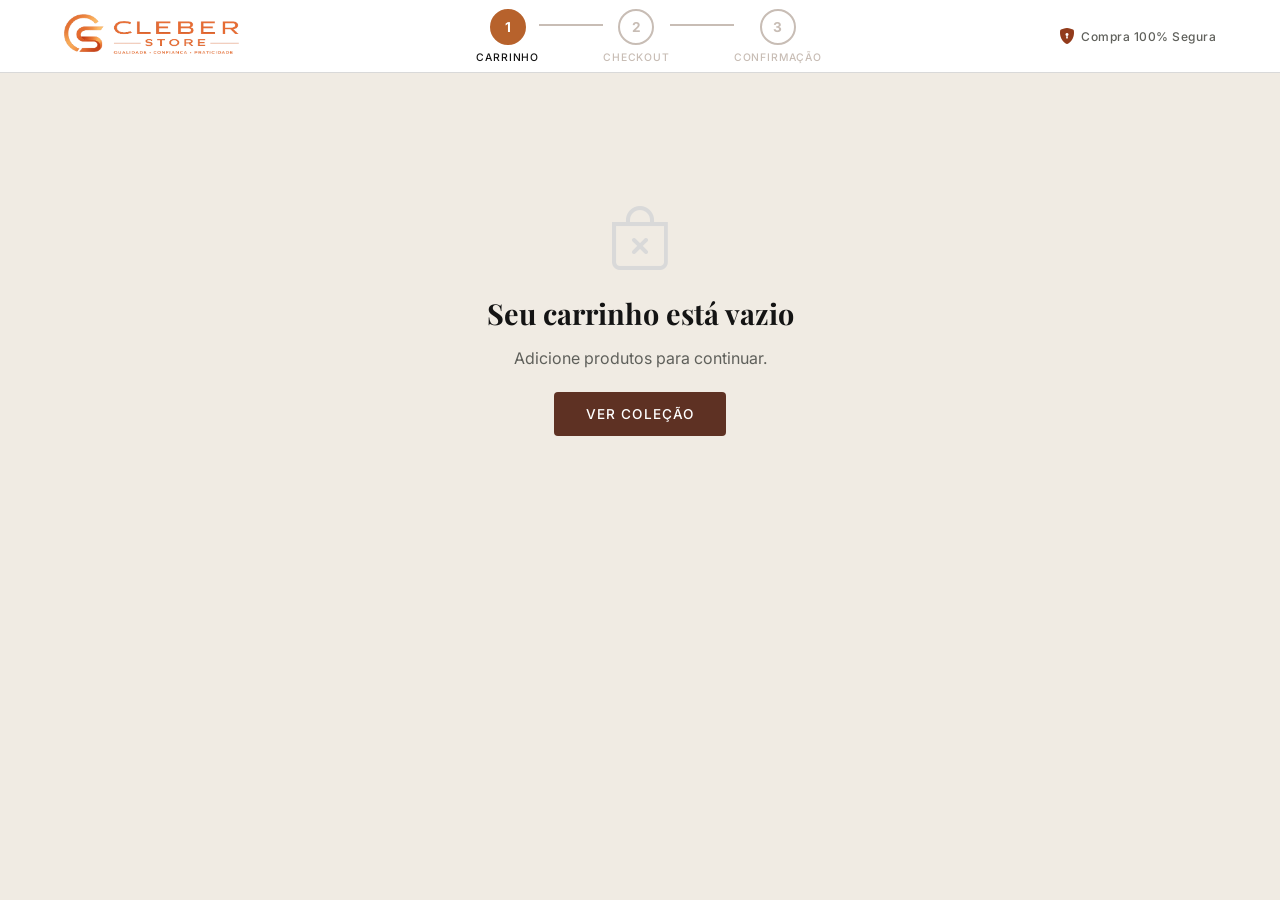
<file: pages/carrinho.html>
<!DOCTYPE html>
<html lang="pt-BR">

<head>
    <meta charset="UTF-8">
    <meta name="viewport" content="width=device-width, initial-scale=1.0">
    <title>Carrinho — Cleber Store</title>
    <link rel="stylesheet" href="/styles/global.css">
    <link rel="stylesheet" href="/styles/carrinho.css">
    <link rel="stylesheet" href="https://cdn.jsdelivr.net/npm/bootstrap-icons@1.11.3/font/bootstrap-icons.min.css">
    <link rel="icon" href="/assets/logo-sem-fundo.png">
    <script src="/scripts/carrinho.js" defer></script>
</head>

<body>
    <header class="store-header">
        <div class="store-header-inner">
            <a href="/index.html" class="header-logo">
                <img src="/assets/logo-crop.png" alt="Cleber Store">
            </a>

            <div class="step-indicator">
                <div class="step step--active">
                    <div class="step-circle">1</div>
                    <span class="step-label">Carrinho</span>
                </div>
                <div class="step-line"></div>
                <div class="step">
                    <div class="step-circle">2</div>
                    <span class="step-label">Checkout</span>
                </div>
                <div class="step-line"></div>
                <div class="step">
                    <div class="step-circle">3</div>
                    <span class="step-label">Confirmação</span>
                </div>
            </div>

            <div class="secure-badge">
                <i class="bi bi-shield-lock-fill"></i>
                <span>Compra 100% Segura</span>
            </div>
        </div>
    </header>

    <main>
        <div id="cart-empty" class="cart-empty">
            <i class="bi bi-bag-x"></i>
            <h2>Seu carrinho está vazio</h2>
            <p>Adicione produtos para continuar.</p>
            <a href="/pages/produto.html" class="btn-primary">Ver coleção</a>
        </div>

        <div id="cart-content" class="cart-layout" style="display:none">
            <div class="cart-main">
                <div class="cart-header">
                    <h1>Meu Carrinho</h1>
                    <a href="/pages/produto.html" class="link-continuar">
                        <i class="bi bi-arrow-left"></i> Continuar comprando
                    </a>
                </div>

                <div class="cart-items-header">
                    <span>Produto</span>
                    <span></span>
                    <span>Quantidade</span>
                    <span>Total</span>
                    <span></span>
                </div>

                <div id="cart-items-container"></div>
            </div>

            <aside class="cart-summary-panel">
                <h2 class="summary-title">Resumo do pedido</h2>

                <div class="summary-row">
                    <span>Subtotal (<span id="summary-qty">0</span> iten(s))</span>
                    <span id="summary-subtotal">R$&nbsp;0,00</span>
                </div>
                <div class="summary-row">
                    <span>Frete</span>
                    <span class="gratis">Grátis</span>
                </div>
                <div class="summary-divider"></div>
                <div class="summary-total-row">
                    <span>TOTAL</span>
                    <span id="summary-total" class="summary-total-value">R$&nbsp;0,00</span>
                </div>

                <a href="/pages/checkout.html" class="btn-checkout-cta">
                    Continuar para Checkout
                    <i class="bi bi-arrow-right"></i>
                </a>

                <div class="summary-secure">
                    <i class="bi bi-shield-check"></i>
                    <span>Compra 100% segura e criptografada</span>
                </div>
            </aside>
        </div>
    </main>
</body>

</html>
</file>
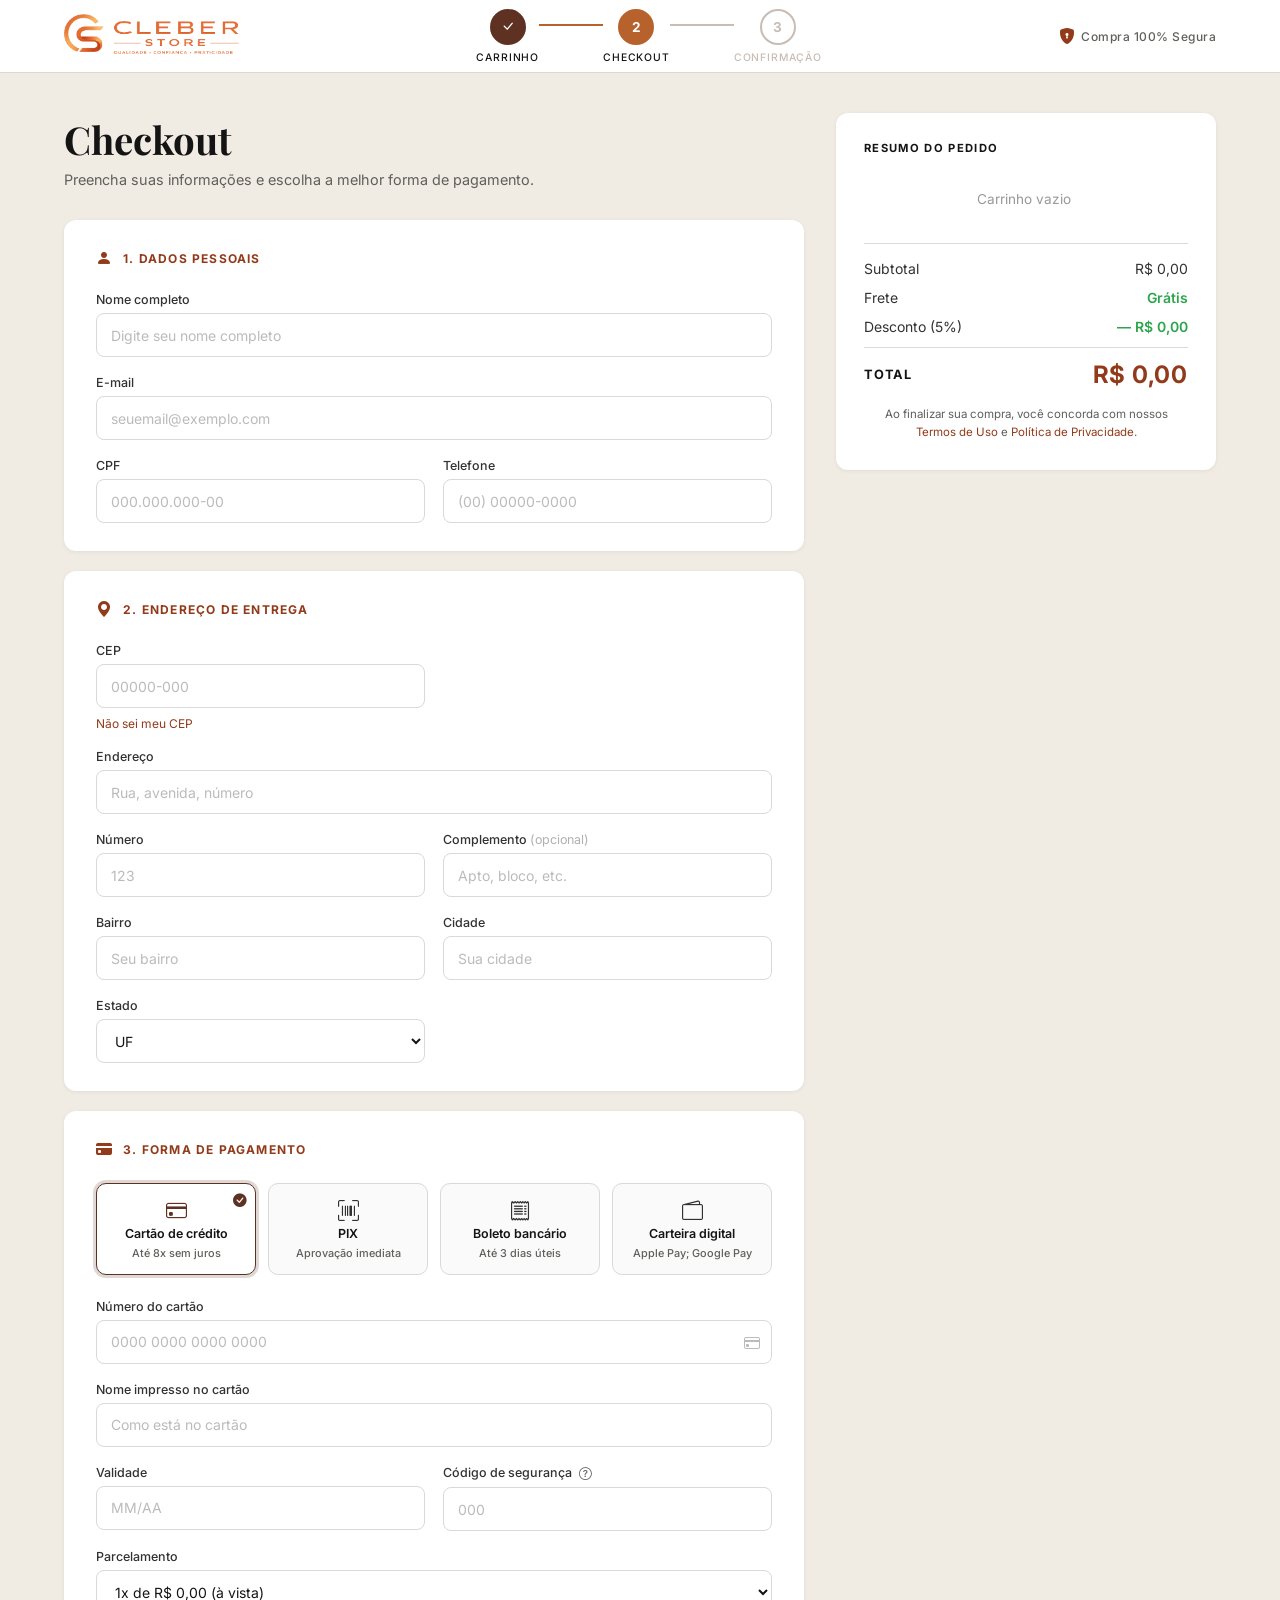
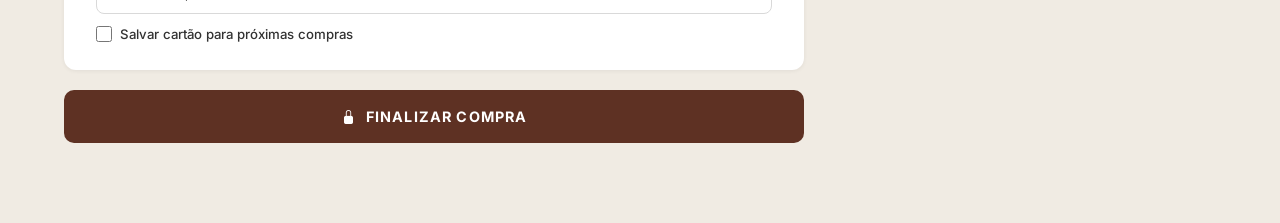
<file: pages/checkout.html>
<!DOCTYPE html>
<html lang="pt-BR">

<head>
    <meta charset="UTF-8">
    <meta name="viewport" content="width=device-width, initial-scale=1.0">
    <title>Checkout — Cleber Store</title>
    <link rel="stylesheet" href="/styles/global.css">
    <link rel="stylesheet" href="/styles/checkout.css">
    <link rel="stylesheet" href="https://cdn.jsdelivr.net/npm/bootstrap-icons@1.11.3/font/bootstrap-icons.min.css">
    <link rel="icon" href="/assets/logo-sem-fundo.png">
    <script src="/scripts/carrinho.js" defer></script>
    <script src="/scripts/checkout.js" defer></script>
</head>

<body>
    <header class="store-header">
        <div class="store-header-inner">
            <a href="/index.html" class="header-logo">
                <img src="/assets/logo-crop.png" alt="Cleber Store">
            </a>

            <div class="step-indicator">
                <div class="step step--done">
                    <div class="step-circle"><i class="bi bi-check-lg"></i></div>
                    <span class="step-label">Carrinho</span>
                </div>
                <div class="step-line step-line--done"></div>
                <div class="step step--active">
                    <div class="step-circle">2</div>
                    <span class="step-label">Checkout</span>
                </div>
                <div class="step-line"></div>
                <div class="step">
                    <div class="step-circle">3</div>
                    <span class="step-label">Confirmação</span>
                </div>
            </div>

            <div class="secure-badge">
                <i class="bi bi-shield-lock-fill"></i>
                <span>Compra 100% Segura</span>
            </div>
        </div>
    </header>

    <main>
        <div class="checkout-layout">

            <!-- ── Coluna esquerda: formulário ── -->
            <div class="checkout-form-col">
                <div class="checkout-heading">
                    <h1>Checkout</h1>
                    <p>Preencha suas informações e escolha a melhor forma de pagamento.</p>
                </div>

                <form id="checkout-form" novalidate>

                    <!-- SEÇÃO 1: Dados Pessoais -->
                    <section class="form-section">
                        <h2 class="section-title">
                            <i class="bi bi-person-fill"></i>
                            <span>1. Dados Pessoais</span>
                        </h2>
                        <div class="form-grid">
                            <div class="form-group col-2">
                                <label for="nome">Nome completo</label>
                                <input type="text" id="nome" name="nome" placeholder="Digite seu nome completo"
                                    required>
                            </div>
                            <div class="form-group col-2">
                                <label for="email">E-mail</label>
                                <input type="email" id="email" name="email" placeholder="seuemail@exemplo.com" required>
                            </div>
                            <div class="form-group">
                                <label for="cpf">CPF</label>
                                <input type="text" id="cpf" name="cpf" placeholder="000.000.000-00" maxlength="14"
                                    required>
                            </div>
                            <div class="form-group">
                                <label for="telefone">Telefone</label>
                                <input type="text" id="telefone" name="telefone" placeholder="(00) 00000-0000"
                                    maxlength="15" required>
                            </div>
                        </div>
                    </section>

                    <!-- SEÇÃO 2: Endereço -->
                    <section class="form-section">
                        <h2 class="section-title">
                            <i class="bi bi-geo-alt-fill"></i>
                            <span>2. Endereço de Entrega</span>
                        </h2>
                        <div class="form-grid">
                            <div class="form-group cep-group">
                                <label for="cep">CEP</label>
                                <div class="cep-input-wrap">
                                    <input type="text" id="cep" name="cep" placeholder="00000-000" maxlength="9"
                                        required>
                                    <span id="cep-spinner" class="cep-spinner" hidden>
                                        <i class="bi bi-arrow-repeat spin"></i>
                                    </span>
                                </div>
                                <a href="https://buscacepinter.correios.com.br/app/endereco/index.php" target="_blank"
                                    rel="noopener" class="link-nao-sei-cep">Não sei meu CEP</a>
                            </div>
                            <div class="form-group col-2">
                                <label for="endereco">Endereço</label>
                                <input type="text" id="endereco" name="endereco" placeholder="Rua, avenida, número"
                                    required>
                            </div>
                            <div class="form-group">
                                <label for="numero">Número</label>
                                <input type="text" id="numero" name="numero" placeholder="123" required>
                            </div>
                            <div class="form-group">
                                <label for="complemento">Complemento <span class="opt">(opcional)</span></label>
                                <input type="text" id="complemento" name="complemento" placeholder="Apto, bloco, etc.">
                            </div>
                            <div class="form-group">
                                <label for="bairro">Bairro</label>
                                <input type="text" id="bairro" name="bairro" placeholder="Seu bairro" required>
                            </div>
                            <div class="form-group">
                                <label for="cidade">Cidade</label>
                                <input type="text" id="cidade" name="cidade" placeholder="Sua cidade" required>
                            </div>
                            <div class="form-group">
                                <label for="estado">Estado</label>
                                <select id="estado" name="estado" required>
                                    <option value="">UF</option>
                                    <option>AC</option>
                                    <option>AL</option>
                                    <option>AM</option>
                                    <option>AP</option>
                                    <option>BA</option>
                                    <option>CE</option>
                                    <option>DF</option>
                                    <option>ES</option>
                                    <option>GO</option>
                                    <option>MA</option>
                                    <option>MG</option>
                                    <option>MS</option>
                                    <option>MT</option>
                                    <option>PA</option>
                                    <option>PB</option>
                                    <option>PE</option>
                                    <option>PI</option>
                                    <option>PR</option>
                                    <option>RJ</option>
                                    <option>RN</option>
                                    <option>RO</option>
                                    <option>RR</option>
                                    <option>RS</option>
                                    <option>SC</option>
                                    <option>SE</option>
                                    <option>SP</option>
                                    <option>TO</option>
                                </select>
                            </div>
                        </div>
                    </section>

                    <!-- SEÇÃO 3: Forma de Pagamento -->
                    <section class="form-section">
                        <h2 class="section-title">
                            <i class="bi bi-credit-card-fill"></i>
                            <span>3. Forma de Pagamento</span>
                        </h2>

                        <div class="payment-methods" role="radiogroup" aria-label="Forma de pagamento">
                            <label class="payment-method active" data-method="cartao">
                                <input type="radio" name="metodo" value="cartao" checked hidden>
                                <i class="bi bi-credit-card"></i>
                                <span class="pm-title">Cartão de crédito</span>
                                <span class="pm-sub">Até 8x sem juros</span>
                                <i class="bi bi-check-circle-fill pm-check"></i>
                            </label>
                            <label class="payment-method" data-method="pix">
                                <input type="radio" name="metodo" value="pix" hidden>
                                <i class="bi bi-upc-scan"></i>
                                <span class="pm-title">PIX</span>
                                <span class="pm-sub">Aprovação imediata</span>
                                <i class="bi bi-check-circle-fill pm-check"></i>
                            </label>
                            <label class="payment-method" data-method="boleto">
                                <input type="radio" name="metodo" value="boleto" hidden>
                                <i class="bi bi-receipt"></i>
                                <span class="pm-title">Boleto bancário</span>
                                <span class="pm-sub">Até 3 dias úteis</span>
                                <i class="bi bi-check-circle-fill pm-check"></i>
                            </label>
                            <label class="payment-method" data-method="carteira">
                                <input type="radio" name="metodo" value="carteira" hidden>
                                <i class="bi bi-wallet2"></i>
                                <span class="pm-title">Carteira digital</span>
                                <span class="pm-sub">Apple Pay; Google Pay</span>
                                <i class="bi bi-check-circle-fill pm-check"></i>
                            </label>
                        </div>

                        <!-- Formulário cartão -->
                        <div id="form-cartao" class="payment-form">
                            <div class="form-grid">
                                <div class="form-group col-2">
                                    <label for="num-cartao">Número do cartão</label>
                                    <div class="input-icon-right">
                                        <input type="text" id="num-cartao" name="numCartao"
                                            placeholder="0000 0000 0000 0000" maxlength="19">
                                        <i class="bi bi-credit-card"></i>
                                    </div>
                                </div>
                                <div class="form-group col-2">
                                    <label for="nome-cartao">Nome impresso no cartão</label>
                                    <input type="text" id="nome-cartao" name="nomeCartao"
                                        placeholder="Como está no cartão">
                                </div>
                                <div class="form-group">
                                    <label for="validade">Validade</label>
                                    <input type="text" id="validade" name="validade" placeholder="MM/AA" maxlength="5">
                                </div>
                                <div class="form-group">
                                    <label for="cvv">
                                        Código de segurança
                                        <button type="button" class="cvv-help" aria-label="O que é CVV?">
                                            <i class="bi bi-question-circle"></i>
                                        </button>
                                    </label>
                                    <input type="text" id="cvv" name="cvv" placeholder="000" maxlength="4">
                                </div>
                                <div class="form-group col-2">
                                    <label for="parcelamento">Parcelamento</label>
                                    <select id="parcelamento" name="parcelamento"></select>
                                </div>
                            </div>
                            <label class="checkbox-label">
                                <input type="checkbox" id="salvar-cartao" name="salvarCartao">
                                <span>Salvar cartão para próximas compras</span>
                            </label>
                        </div>

                        <!-- PIX -->
                        <div id="form-pix" class="payment-form" hidden>
                            <div class="pix-info">
                                <i class="bi bi-upc-scan pix-icon"></i>
                                <p>Após clicar em <strong>Finalizar Compra</strong>, o QR Code PIX será gerado e você
                                    terá 30 minutos para efetuar o pagamento.</p>
                            </div>
                        </div>

                        <!-- Boleto -->
                        <div id="form-boleto" class="payment-form" hidden>
                            <div class="pix-info">
                                <i class="bi bi-receipt pix-icon"></i>
                                <p>O boleto será gerado após a confirmação. O prazo de compensação é de <strong>até 3
                                        dias úteis</strong>. O pedido só será processado após o pagamento.</p>
                            </div>
                        </div>

                        <!-- Carteira digital -->
                        <div id="form-carteira" class="payment-form" hidden>
                            <div class="pix-info">
                                <i class="bi bi-wallet2 pix-icon"></i>
                                <p>Você será redirecionado para o app da carteira escolhida para confirmar o pagamento.
                                    Disponível para <strong>Apple Pay</strong> e <strong>Google Pay</strong>.</p>
                            </div>
                        </div>
                    </section>

                    <div id="form-error" class="form-error" hidden></div>

                    <button type="submit" class="btn-finalizar" id="btn-finalizar">
                        <i class="bi bi-lock-fill"></i>
                        <span id="btn-finalizar-txt">Finalizar Compra</span>
                        <span id="btn-finalizar-loading" hidden><i class="bi bi-arrow-repeat spin"></i></span>
                    </button>
                </form>
            </div>

            <!-- ── Coluna direita: resumo ── -->
            <aside class="checkout-summary">
                <h2 class="summary-title">Resumo do Pedido</h2>
                <div id="checkout-items" class="checkout-items-list"></div>

                <div class="summary-rows">
                    <div class="summary-row">
                        <span>Subtotal</span>
                        <span id="chk-subtotal">R$&nbsp;0,00</span>
                    </div>
                    <div class="summary-row">
                        <span>Frete</span>
                        <span class="gratis">Grátis</span>
                    </div>
                    <div class="summary-row discount">
                        <span>Desconto (5%)</span>
                        <span id="chk-desconto" class="discount-val">— R$&nbsp;0,00</span>
                    </div>
                    <div class="summary-divider"></div>
                    <div class="summary-total-row">
                        <span>TOTAL</span>
                        <span id="chk-total" class="summary-total-value">R$&nbsp;0,00</span>
                    </div>
                </div>

                <div class="summary-terms">
                    Ao finalizar sua compra, você concorda com nossos
                    <a href="#">Termos de Uso</a> e <a href="#">Política de Privacidade</a>.
                </div>
            </aside>
        </div>
    </main>
</body>

</html>
</file>
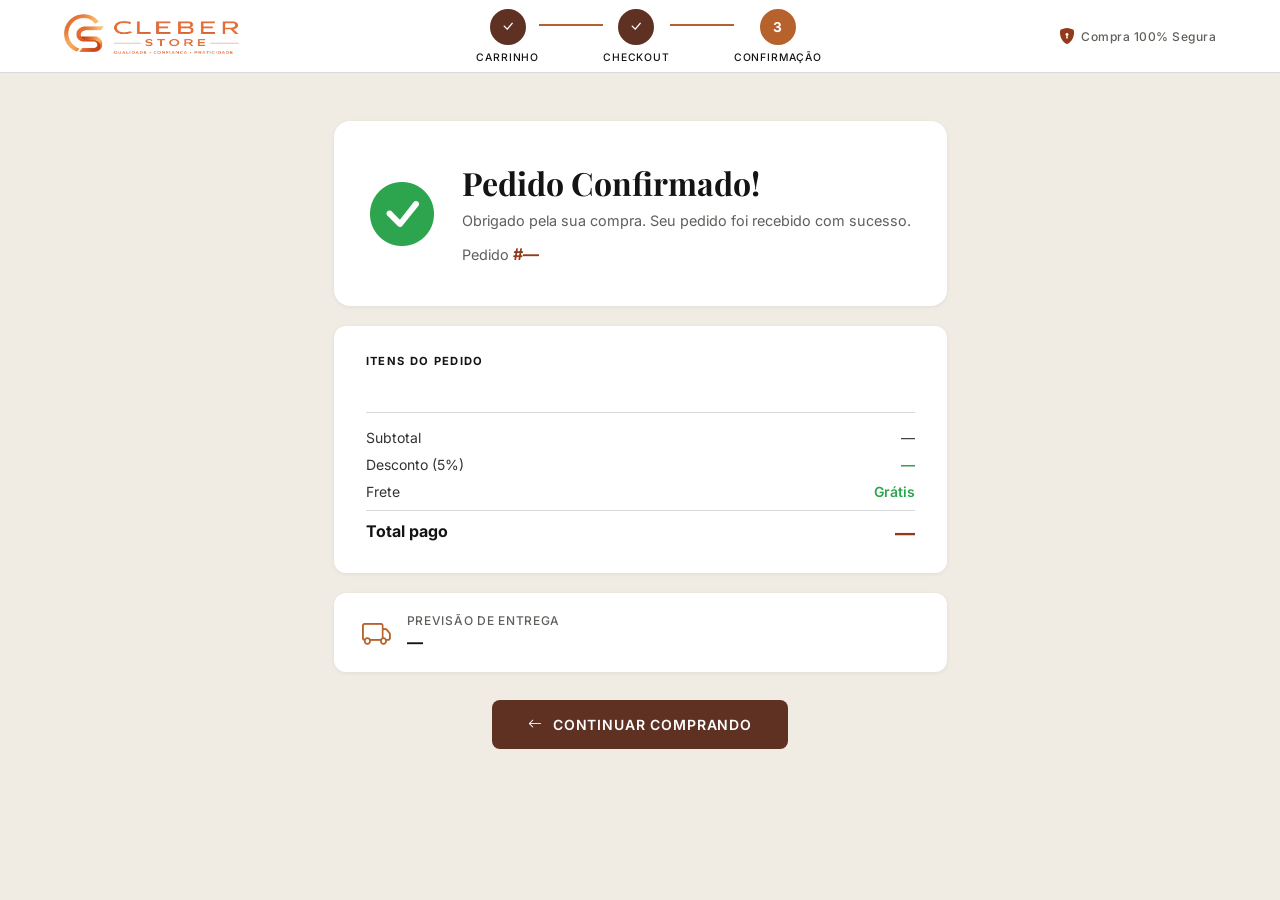
<file: pages/confirmacao.html>
<!DOCTYPE html>
<html lang="pt-BR">

<head>
    <meta charset="UTF-8">
    <meta name="viewport" content="width=device-width, initial-scale=1.0">
    <title>Pedido Confirmado — Cleber Store</title>
    <link rel="stylesheet" href="/styles/global.css">
    <link rel="stylesheet" href="/styles/confirmacao.css">
    <link rel="stylesheet" href="https://cdn.jsdelivr.net/npm/bootstrap-icons@1.11.3/font/bootstrap-icons.min.css">
    <link rel="icon" href="/assets/logo-sem-fundo.png">
    <script src="/scripts/carrinho.js" defer></script>
    <script src="/scripts/confirmacao.js" defer></script>
</head>

<body>
    <header class="store-header">
        <div class="store-header-inner">
            <a href="/index.html" class="header-logo">
                <img src="/assets/logo-crop.png" alt="Cleber Store">
            </a>

            <div class="step-indicator">
                <div class="step step--done">
                    <div class="step-circle"><i class="bi bi-check-lg"></i></div>
                    <span class="step-label">Carrinho</span>
                </div>
                <div class="step-line step-line--done"></div>
                <div class="step step--done">
                    <div class="step-circle"><i class="bi bi-check-lg"></i></div>
                    <span class="step-label">Checkout</span>
                </div>
                <div class="step-line step-line--done"></div>
                <div class="step step--active">
                    <div class="step-circle">3</div>
                    <span class="step-label">Confirmação</span>
                </div>
            </div>

            <div class="secure-badge">
                <i class="bi bi-shield-lock-fill"></i>
                <span>Compra 100% Segura</span>
            </div>
        </div>
    </header>

    <main>
        <div class="confirmacao-container">

            <div class="success-banner">
                <div class="success-icon">
                    <i class="bi bi-check-circle-fill"></i>
                </div>
                <div class="success-text">
                    <h1>Pedido Confirmado!</h1>
                    <p>Obrigado pela sua compra. Seu pedido foi recebido com sucesso.</p>
                    <p class="order-number">Pedido <strong>#<span id="order-number">—</span></strong></p>
                </div>
            </div>

            <div class="order-card">
                <h2 class="card-title">Itens do Pedido</h2>
                <div id="confirmacao-items"></div>

                <div class="order-totals">
                    <div class="total-row">
                        <span>Subtotal</span>
                        <span id="conf-subtotal">—</span>
                    </div>
                    <div class="total-row">
                        <span>Desconto (5%)</span>
                        <span id="conf-desconto" class="desconto-val">—</span>
                    </div>
                    <div class="total-row">
                        <span>Frete</span>
                        <span class="gratis">Grátis</span>
                    </div>
                    <div class="total-divider"></div>
                    <div class="total-row total-final">
                        <span>Total pago</span>
                        <span id="conf-total">—</span>
                    </div>
                </div>
            </div>

            <div class="delivery-card">
                <i class="bi bi-truck"></i>
                <div>
                    <p class="delivery-label">Previsão de entrega</p>
                    <p class="delivery-date" id="delivery-date">—</p>
                </div>
            </div>

            <div class="client-info" id="client-info"></div>

            <div class="confirmacao-actions">
                <a href="/pages/produto.html" class="btn-continuar">
                    <i class="bi bi-arrow-left"></i>
                    Continuar Comprando
                </a>
            </div>
        </div>
    </main>
</body>

</html>
</file>
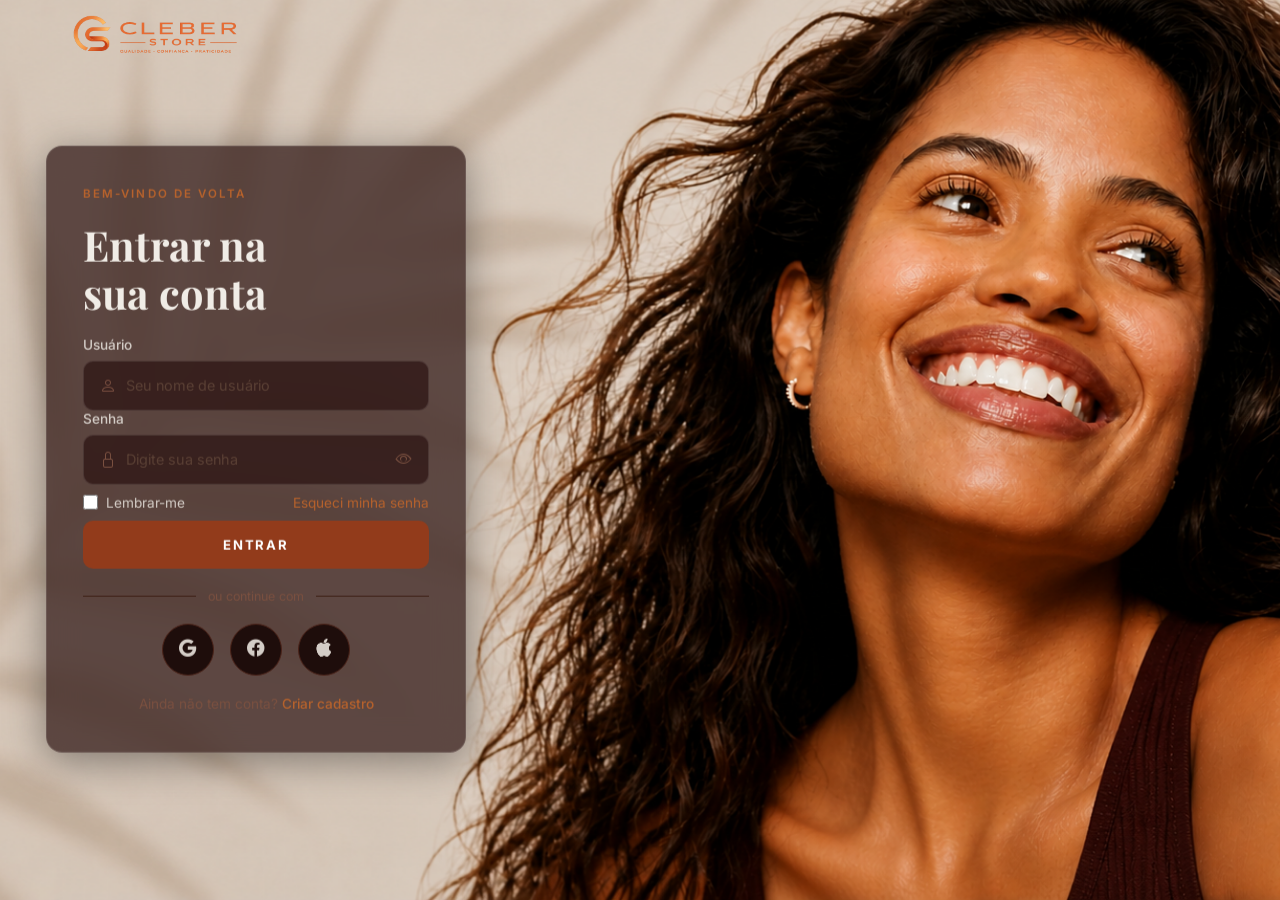
<file: pages/login.html>
<!DOCTYPE html>
<html lang="pt-BR">

<head>
    <meta charset="UTF-8">
    <meta name="viewport" content="width=device-width, initial-scale=1.0">
    <title>Login - Cleber Store</title>
    <link rel="stylesheet" href="/styles/global.css">
    <link rel="stylesheet" href="/styles/login.css">
    <link rel="stylesheet" href="https://cdn.jsdelivr.net/npm/bootstrap-icons@1.11.3/font/bootstrap-icons.min.css">
    <link rel="icon" href="/assets/logo-sem-fundo.png">
    <script src="https://accounts.google.com/gsi/client" async></script>
    <script src="/scripts/login.js" defer></script>
</head>

<body>
    <div class="container-login">
        <div class="img-fundo">
            <a href="../index.html">
                <img src="/assets/fundo.png" alt="Modelo Cleber Store" class="right-image">
            </a>
        </div>
        <div class="painel">
            <div class="logo">
                <img src="/assets/logo-horizontal.png" alt="Cleber Store logo">
            </div>

            <div class="login-card">
                <p class="welcome-label">BEM-VINDO DE VOLTA</p>
                <h1 class="login-title">Entrar na<br>sua conta</h1>

                <form id="login-form" novalidate>
                    <div class="form-group">
                        <label for="username">Usuário</label>
                        <div class="input-username">
                            <i class="bi bi-person"></i>
                            <input type="username" id="username" name="username" placeholder="Seu nome de usuário" required>
                        </div>
                    </div>

                    <div class="form-group">
                        <label for="senha">Senha</label>
                        <div class="input-senha">
                            <i class="bi bi-lock"></i>
                            <input type="password" id="senha" name="senha" placeholder="Digite sua senha"
                                autocomplete="current-password" required>
                            <button type="button" class="toggle-senha" aria-label="Mostrar senha">
                                <i class="bi bi-eye" id="eye-icon"></i>
                            </button>
                        </div>
                    </div>

                    <div class="form-options">
                        <label class="lembrar">
                            <input type="checkbox" id="lembrar">
                            <span>Lembrar-me</span>
                        </label>
                        <a href="#" class="esqueci">Esqueci minha senha</a>
                    </div>

                    <div id="mensagem-erro" class="mensagem-erro" hidden></div>

                    <button type="submit" class="btn-entrar">
                        <span id="btn-texto">ENTRAR</span>
                        <span id="btn-loading" hidden><i class="bi bi-arrow-repeat spin"></i></span>
                    </button>
                </form>

                <div class="divider">
                    <hr><span>ou continue com</span>
                    <hr>
                </div>

                <div class="social-buttons">
                    <button class="social-btn" id="btn-google" aria-label="Entrar com Google">
                        <i class="bi bi-google"></i>
                    </button>
                    <button class="social-btn" aria-label="Facebook">
                        <i class="bi bi-facebook"></i>
                    </button>
                    <button class="social-btn" aria-label="Apple">
                        <i class="bi bi-apple"></i>
                    </button>
                </div>

                <p class="cadastro">
                    Ainda não tem conta? <a href="#">Criar cadastro</a>
                </p>
            </div>
        </div>
    </div>
</body>

</html>
</file>
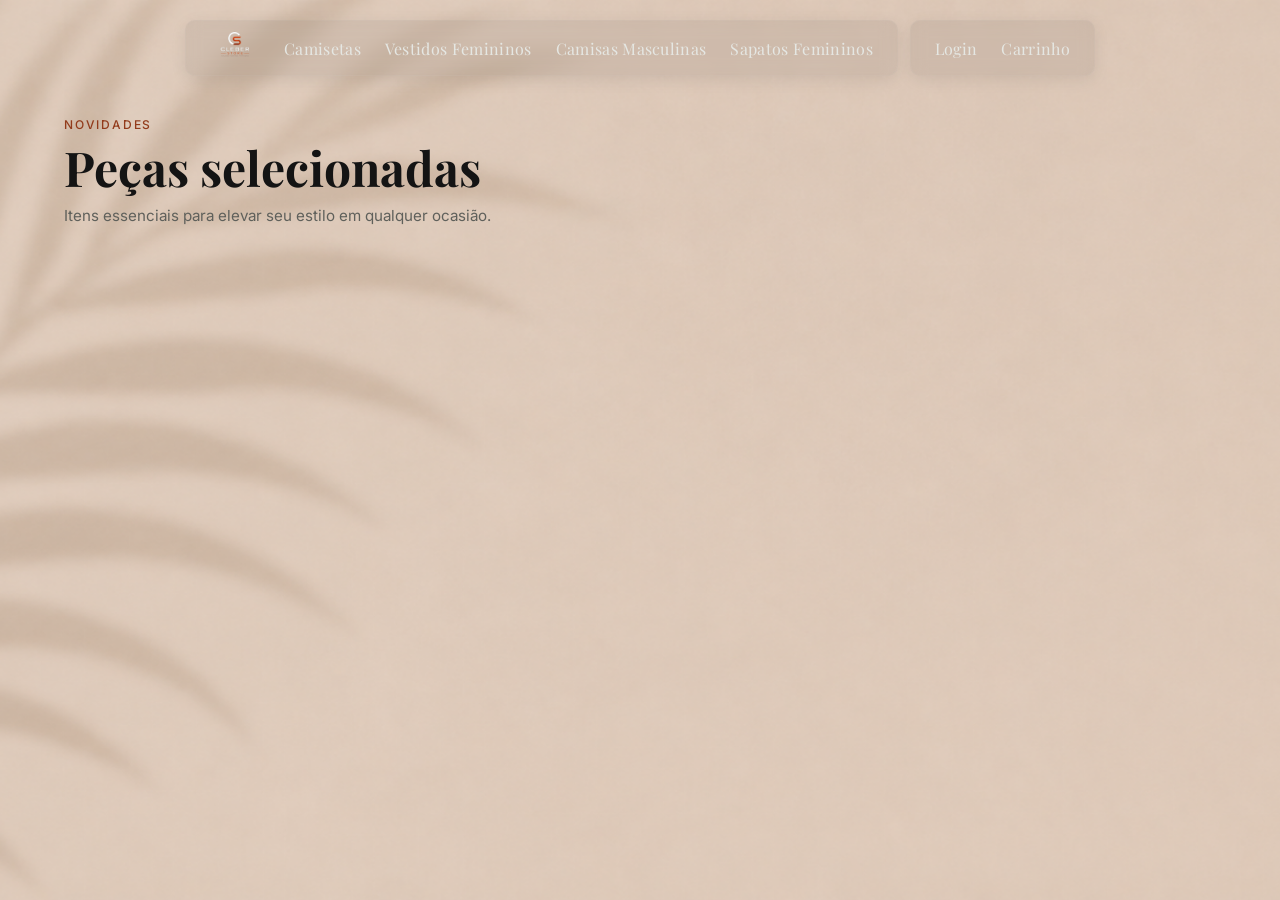
<file: pages/produto.html>
<!DOCTYPE html>
<html lang="pt-BR">

<head>
    <meta charset="UTF-8">
    <meta name="viewport" content="width=device-width, initial-scale=1.0">
    <title>Produto</title>
    <link rel="stylesheet" href="/styles/global.css">
    <link rel="stylesheet" href="/styles/produto.css">
    <link rel="stylesheet" href="https://cdn.jsdelivr.net/npm/bootstrap-icons@1.11.3/font/bootstrap-icons.min.css">
    <link rel="icon" href="/assets/logo-sem-fundo.png">
    <script src="/scripts/carrinho.js" defer></script>
    <script src="/scripts/produto.js" defer></script>
</head>

<body>
    <header>
        <section>
            <div class="nav">
                <nav class="nav-categorias">
                    <ol id="lista-categorias">
                        <a href="../index.html">
                            <img src="/assets/logo-sem-fundo.png" alt="logo">
                        </a>
                    </ol>
                </nav>
                <nav class="nav-info">
                    <ul>
                        <li><a href="/pages/login.html" id="login">Login</a></li>
                        <li><a href="/pages/carrinho.html" id="carrinho" style="position:relative">Carrinho<span
                                    class="cart-badge">0</span></a></li>
                    </ul>
                </nav>
            </div>
        </section>
    </header>
    <main>
        <div class="imagem-fundo">
            <img src="/assets/fundo2.png" alt="Fundo Cleber Store">
        </div>
        <section class="produtos-section">
            <div class="produtos-header">
                <div class="produtos-titulo">
                    <span class="novidades-label">NOVIDADES</span>
                    <h1>Peças selecionadas</h1>
                    <p>Itens essenciais para elevar seu estilo em qualquer ocasião.</p>
                </div>
            </div>
            <div class="produtos-grid" id="produtos-grid"></div>
        </section>
        <section class="features-bar">
            <div class="feature">
                <i class="bi bi-truck"></i>
                <div>
                    <strong>ENVIO RÁPIDO</strong>
                    <p>Para todo o Brasil</p>
                </div>
            </div>
            <div class="feature">
                <i class="bi bi-patch-check"></i>
                <div>
                    <strong>QUALIDADE PREMIUM</strong>
                    <p>Peças selecionadas com cuidado</p>
                </div>
            </div>
            <div class="feature">
                <i class="bi bi-arrow-repeat"></i>
                <div>
                    <strong>TROCAS FÁCEIS</strong>
                    <p>Até 7 dias após o recebimento</p>
                </div>
            </div>
            <div class="feature">
                <i class="bi bi-lock"></i>
                <div>
                    <strong>COMPRA SEGURA</strong>
                    <p>Seus dados sempre protegidos</p>
                </div>
            </div>
        </section>
    </main>
    <footer>

    </footer>
</body>

</html>
</file>
<file: styles/global.css>
@import url('https://fonts.googleapis.com/css2?family=Playfair+Display:wght@500;600;700&family=Inter:wght@300;400;500&display=swap');

:root {
    --cor-primaria: #20100e;
    --cor-secundaria: #5E3123;
    --cor-secundaria-op: #5E312330;
    --cor-ternaria: #923B1B;
    --cor-quaternaria: #B7622C;
    --cor-quinquinaria: #323232;
    --cor-sextenaria: #5f605b;
    --cor-fundo: #261010;
    --cor-texto: #141414;
    --cor-subtexto: #e5e7e3;
    --cor-borda: #d9d9d9;
    --cor-borda-op: #d9d9d910;
    --cor-shadow: #00000010;
    --cor-background-card: #e8e2da;
}

/* Reset básico */
* {
    box-sizing: border-box;
    margin: 0;
    padding: 0;
}

body {
    font-family: 'Playfair Display', serif;
    background-color: var(--cor-primaria);
    display: flex;
    flex-direction: column;
    overflow-x: hidden;
    position: relative;
}

.cart-badge {
    display: none;
    align-items: center;
    justify-content: center;
    position: absolute;
    top: -8px;
    right: -10px;
    background: var(--cor-ternaria);
    color: #fff;
    font-family: 'Inter', sans-serif;
    font-size: 0.65rem;
    font-weight: 700;
    min-width: 18px;
    height: 18px;
    border-radius: 50px;
    padding: 0 4px;
    line-height: 1;
    pointer-events: none;
}

.step-indicator {
    display: flex;
    align-items: center;
    gap: 0;
}

.step {
    display: flex;
    flex-direction: column;
    align-items: center;
    gap: 6px;
}

.step-circle {
    width: 36px;
    height: 36px;
    border-radius: 50%;
    display: flex;
    align-items: center;
    justify-content: center;
    font-family: 'Inter', sans-serif;
    font-size: 0.85rem;
    font-weight: 700;
    border: 2px solid #c8bdb5;
    color: #c8bdb5;
    background: transparent;
    transition: background 0.2s, color 0.2s, border-color 0.2s;
}

.step--active .step-circle {
    background: var(--cor-quaternaria);
    border-color: var(--cor-quaternaria);
    color: #fff;
}

.step--done .step-circle {
    background: var(--cor-secundaria);
    border-color: var(--cor-secundaria);
    color: #fff;
}

.step-label {
    font-family: 'Inter', sans-serif;
    font-size: 0.65rem;
    font-weight: 500;
    letter-spacing: 0.08em;
    color: #c8bdb5;
    text-transform: uppercase;
    white-space: nowrap;
}

.step--active .step-label,
.step--done .step-label {
    color: var(--cor-texto);
}

.step-line {
    width: 64px;
    height: 2px;
    background: #c8bdb5;
    margin-bottom: 22px;
    flex-shrink: 0;
}

.step-line--done {
    background: var(--cor-quaternaria);
}
@media (max-width: 767px) {
    .step-line {
        width: 24px;
    }

    .step-circle {
        width: 28px;
        height: 28px;
        font-size: 0.72rem;
    }

    .step-label {
        display: none;
    }

    .secure-badge span {
        display: none;
    }
}
</file>
<file: styles/carrinho.css>
body {
    background-color: #f0ebe3;
    min-height: 100vh;
}

.store-header {
    background-color: #fff;
    border-bottom: 1px solid var(--cor-borda);
    position: sticky;
    top: 0;
    z-index: 200;
}

.store-header-inner {
    max-width: 1200px;
    margin: 0 auto;
    padding: 0 24px;
    height: 72px;
    display: flex;
    align-items: center;
    justify-content: space-between;
    gap: 16px;
}

.header-logo img {
    height: 40px;
    width: auto;
    object-fit: contain;
}

.secure-badge {
    display: flex;
    align-items: center;
    gap: 6px;
    font-family: 'Inter', sans-serif;
    font-size: 0.75rem;
    font-weight: 500;
    color: var(--cor-sextenaria);
    letter-spacing: 0.04em;
}

.secure-badge i {
    font-size: 1rem;
    color: var(--cor-ternaria);
}

main {
    max-width: 1200px;
    margin: 0 auto;
    padding: 40px 24px 80px;
}

.cart-empty {
    display: flex;
    flex-direction: column;
    align-items: center;
    justify-content: center;
    gap: 16px;
    padding: 80px 24px;
    text-align: center;
}

.cart-empty i {
    font-size: 4rem;
    color: var(--cor-borda);
}

.cart-empty h2 {
    font-family: 'Playfair Display', serif;
    font-size: 1.8rem;
    color: var(--cor-texto);
}

.cart-empty p {
    font-family: 'Inter', sans-serif;
    color: var(--cor-sextenaria);
}

.btn-primary {
    display: inline-block;
    margin-top: 8px;
    padding: 14px 32px;
    background: var(--cor-secundaria);
    color: #fff;
    font-family: 'Inter', sans-serif;
    font-size: 0.85rem;
    font-weight: 500;
    letter-spacing: 0.08em;
    text-transform: uppercase;
    text-decoration: none;
    border-radius: 4px;
    transition: background 0.2s;
}

.btn-primary:hover {
    background: var(--cor-ternaria);
}

.cart-layout {
    display: grid;
    grid-template-columns: 1fr 340px;
    gap: 32px;
    align-items: start;
}

.cart-main {
    background: #fff;
    border-radius: 12px;
    padding: 32px;
    box-shadow: 0 1px 4px var(--cor-shadow);
}

.cart-header {
    display: flex;
    align-items: baseline;
    justify-content: space-between;
    margin-bottom: 28px;
}

.cart-header h1 {
    font-family: 'Playfair Display', serif;
    font-size: 1.8rem;
    font-weight: 700;
    color: var(--cor-texto);
}

.link-continuar {
    font-family: 'Inter', sans-serif;
    font-size: 0.825rem;
    color: var(--cor-sextenaria);
    text-decoration: none;
    display: flex;
    align-items: center;
    gap: 6px;
    transition: color 0.2s;
}

.link-continuar:hover {
    color: var(--cor-ternaria);
}

.cart-items-header {
    display: grid;
    grid-template-columns: 80px 1fr 140px 100px 44px;
    gap: 16px;
    padding: 0 0 12px;
    border-bottom: 1px solid var(--cor-borda);
    margin-bottom: 8px;
    font-family: 'Inter', sans-serif;
    font-size: 0.7rem;
    font-weight: 600;
    text-transform: uppercase;
    letter-spacing: 0.08em;
    color: var(--cor-sextenaria);
}

.cart-item {
    display: grid;
    grid-template-columns: 80px 1fr 140px 100px 44px;
    gap: 16px;
    align-items: center;
    padding: 16px 0;
    border-bottom: 1px solid #f0ebe3;
}

.cart-item:last-child {
    border-bottom: none;
}

.cart-item-img {
    width: 80px;
    height: 80px;
    object-fit: cover;
    border-radius: 8px;
    background-color: var(--cor-background-card);
}

.cart-item-info {
    display: flex;
    flex-direction: column;
    gap: 4px;
}

.cart-item-title {
    font-family: 'Playfair Display', serif;
    font-size: 0.95rem;
    font-weight: 500;
    color: var(--cor-texto);
    line-height: 1.35;
}

.cart-item-unit-price {
    font-family: 'Inter', sans-serif;
    font-size: 0.8rem;
    color: var(--cor-sextenaria);
}

.cart-item-unit-price span {
    font-size: 0.7rem;
}

.cart-item-qty {
    display: flex;
    align-items: center;
    gap: 0;
    border: 1.5px solid var(--cor-borda);
    border-radius: 8px;
    overflow: hidden;
    width: fit-content;
}

.qty-btn {
    background: none;
    border: none;
    width: 36px;
    height: 36px;
    font-size: 1.1rem;
    cursor: pointer;
    color: var(--cor-texto);
    display: flex;
    align-items: center;
    justify-content: center;
    transition: background 0.15s;
}

.qty-btn:hover {
    background: var(--cor-background-card);
}

.qty-value {
    font-family: 'Inter', sans-serif;
    font-size: 0.875rem;
    font-weight: 500;
    min-width: 32px;
    text-align: center;
    color: var(--cor-texto);
}

.cart-item-subtotal {
    font-family: 'Inter', sans-serif;
    font-size: 0.95rem;
    font-weight: 600;
    color: var(--cor-texto);
    white-space: nowrap;
}

.cart-item-remove {
    background: none;
    border: none;
    cursor: pointer;
    color: #bbb;
    font-size: 1.05rem;
    display: flex;
    align-items: center;
    justify-content: center;
    padding: 6px;
    border-radius: 6px;
    transition: color 0.2s, background 0.2s;
}

.cart-item-remove:hover {
    color: #e03a3a;
    background: #fdecea;
}

.cart-summary-panel {
    background: #fff;
    border-radius: 12px;
    padding: 28px;
    box-shadow: 0 1px 4px var(--cor-shadow);
    position: sticky;
    top: 88px;
    display: flex;
    flex-direction: column;
    gap: 14px;
}

.summary-title {
    font-family: 'Inter', sans-serif;
    font-size: 0.7rem;
    font-weight: 700;
    letter-spacing: 0.12em;
    text-transform: uppercase;
    color: var(--cor-texto);
    margin-bottom: 4px;
}

.summary-row {
    display: flex;
    justify-content: space-between;
    align-items: center;
    font-family: 'Inter', sans-serif;
    font-size: 0.875rem;
    color: var(--cor-quinquinaria);
}

.gratis {
    color: #2da44e;
    font-weight: 600;
}

.summary-divider {
    height: 1px;
    background: var(--cor-borda);
    margin: 4px 0;
}

.summary-total-row {
    display: flex;
    justify-content: space-between;
    align-items: center;
    font-family: 'Inter', sans-serif;
    font-size: 0.8rem;
    font-weight: 700;
    letter-spacing: 0.06em;
    color: var(--cor-texto);
}

.summary-total-value {
    font-size: 1.3rem;
    color: var(--cor-ternaria);
}

.btn-checkout-cta {
    display: flex;
    align-items: center;
    justify-content: center;
    gap: 8px;
    padding: 16px;
    background: var(--cor-secundaria);
    color: #fff;
    font-family: 'Inter', sans-serif;
    font-size: 0.85rem;
    font-weight: 600;
    letter-spacing: 0.06em;
    text-transform: uppercase;
    text-decoration: none;
    border-radius: 8px;
    margin-top: 4px;
    transition: background 0.2s;
}

.btn-checkout-cta:hover {
    background: var(--cor-ternaria);
}

.summary-secure {
    display: flex;
    align-items: center;
    justify-content: center;
    gap: 6px;
    font-family: 'Inter', sans-serif;
    font-size: 0.72rem;
    color: var(--cor-sextenaria);
}

.summary-secure i {
    color: #2da44e;
}

@media (max-width: 767px) {
    .store-header-inner {
        padding: 0 12px;
        height: 60px;
    }

    main {
        padding: 16px 12px 60px;
    }

    .cart-layout {
        grid-template-columns: 1fr;
    }

    .cart-main {
        padding: 16px;
    }

    .cart-header {
        flex-direction: column;
        gap: 8px;
        align-items: flex-start;
        margin-bottom: 16px;
    }

    .cart-header h1 {
        font-size: 1.5rem;
    }

    .cart-items-header {
        display: none;
    }

    .cart-item {
        display: grid;
        grid-template-columns: 72px 1fr 36px;
        grid-template-rows: auto auto;
        gap: 6px 12px;
        align-items: start;
        padding: 14px 0;
    }

    .cart-item-img {
        width: 72px;
        height: 72px;
        grid-row: 1 / 3;
    }

    .cart-item-info {
        grid-column: 2;
        grid-row: 1;
    }

    .cart-item-qty {
        grid-column: 2;
        grid-row: 2;
    }

    .cart-item-subtotal {
        display: none;
    }

    .cart-item-remove {
        grid-column: 3;
        grid-row: 1 / 3;
        align-self: center;
        justify-self: center;
    }

    .cart-summary-panel {
        position: static;
        top: auto;
    }
}
</file>
<file: styles/checkout.css>
body {
    background-color: #f0ebe3;
    min-height: 100vh;
}

.store-header {
    background-color: #fff;
    border-bottom: 1px solid var(--cor-borda);
    position: sticky;
    top: 0;
    z-index: 200;
}

.store-header-inner {
    max-width: 1200px;
    margin: 0 auto;
    padding: 0 24px;
    height: 72px;
    display: flex;
    align-items: center;
    justify-content: space-between;
    gap: 16px;
}

.header-logo img {
    height: 40px;
    width: auto;
    object-fit: contain;
}

.secure-badge {
    display: flex;
    align-items: center;
    gap: 6px;
    font-family: 'Inter', sans-serif;
    font-size: 0.75rem;
    font-weight: 500;
    color: var(--cor-sextenaria);
    letter-spacing: 0.04em;
}

.secure-badge i {
    font-size: 1rem;
    color: var(--cor-ternaria);
}

main {
    width: 100%;
    max-width: 1200px;
    margin: 0 auto;
    padding: 40px 24px 80px;
}

.checkout-layout {
    display: grid;
    grid-template-columns: 1fr 380px;
    gap: 32px;
    align-items: start;
}

.checkout-heading {
    margin-bottom: 32px;
}

.checkout-heading h1 {
    font-family: 'Playfair Display', serif;
    font-size: 2.4rem;
    font-weight: 700;
    color: var(--cor-texto);
    margin-bottom: 6px;
}

.checkout-heading p {
    font-family: 'Inter', sans-serif;
    font-size: 0.9rem;
    color: var(--cor-sextenaria);
}

.form-section {
    background: #fff;
    border-radius: 12px;
    padding: 28px 32px;
    margin-bottom: 20px;
    box-shadow: 0 1px 4px var(--cor-shadow);
}

.section-title {
    display: flex;
    align-items: center;
    gap: 10px;
    font-family: 'Inter', sans-serif;
    font-size: 0.75rem;
    font-weight: 700;
    letter-spacing: 0.1em;
    text-transform: uppercase;
    color: var(--cor-ternaria);
    margin-bottom: 24px;
}

.section-title i {
    font-size: 1rem;
}

.form-grid {
    display: grid;
    grid-template-columns: repeat(2, 1fr);
    gap: 18px;
}

.form-group {
    display: flex;
    flex-direction: column;
    gap: 6px;
}

.form-group.col-2 {
    grid-column: span 2;
}

.form-group.cep-group {
    position: relative;
}

label {
    font-family: 'Inter', sans-serif;
    font-size: 0.78rem;
    font-weight: 500;
    color: var(--cor-quinquinaria);
}

.opt {
    color: #b0b0b0;
    font-weight: 400;
}

input[type="text"],
input[type="email"],
select {
    width: 100%;
    height: 44px;
    padding: 0 14px;
    border: 1.5px solid var(--cor-borda);
    border-radius: 8px;
    font-family: 'Inter', sans-serif;
    font-size: 0.875rem;
    color: var(--cor-texto);
    background: #fff;
    outline: none;
    transition: border-color 0.2s;
}

input::placeholder {
    color: #bbb;
}

input:focus,
select:focus {
    border-color: var(--cor-quaternaria);
}

input.field-error,
select.field-error {
    border-color: #e03a3a;
}

.cep-input-wrap {
    position: relative;
}

.cep-input-wrap input {
    width: 100%;
}

.cep-spinner {
    position: absolute;
    right: 12px;
    top: 50%;
    transform: translateY(-50%);
    color: var(--cor-sextenaria);
}

.link-nao-sei-cep {
    font-family: 'Inter', sans-serif;
    font-size: 0.75rem;
    color: var(--cor-ternaria);
    text-decoration: none;
    align-self: flex-start;
    margin-top: 2px;
}

.link-nao-sei-cep:hover {
    text-decoration: underline;
}

.input-icon-right {
    position: relative;
}

.input-icon-right input {
    width: 100%;
    padding-right: 40px;
}

.input-icon-right>i {
    position: absolute;
    right: 12px;
    top: 50%;
    transform: translateY(-50%);
    color: #bbb;
    pointer-events: none;
}

.payment-methods {
    display: grid;
    grid-template-columns: repeat(4, 1fr);
    gap: 12px;
    margin-bottom: 24px;
}

.payment-method {
    display: flex;
    flex-direction: column;
    align-items: center;
    gap: 4px;
    padding: 14px 10px;
    border: 1.5px solid var(--cor-borda);
    border-radius: 10px;
    background: #fafafa;
    cursor: pointer;
    position: relative;
    transition: border-color 0.2s, background 0.2s;
    text-align: center;
    user-select: none;
}

.payment-method:hover {
    border-color: var(--cor-quaternaria);
}

.payment-method.active {
    border-color: var(--cor-secundaria);
    background: #fff;
    box-shadow: 0 0 0 3px var(--cor-secundaria-op);
}

.payment-method>i:first-of-type {
    font-size: 1.3rem;
    color: var(--cor-quinquinaria);
}

.payment-method.active>i:first-of-type {
    color: var(--cor-secundaria);
}

.pm-title {
    font-family: 'Inter', sans-serif;
    font-size: 0.78rem;
    font-weight: 600;
    color: var(--cor-texto);
    line-height: 1.2;
}

.pm-sub {
    font-family: 'Inter', sans-serif;
    font-size: 0.68rem;
    color: var(--cor-sextenaria);
}

.pm-check {
    position: absolute;
    top: 8px;
    right: 8px;
    font-size: 0.85rem;
    color: var(--cor-secundaria);
    display: none;
}

.payment-method.active .pm-check {
    display: block;
}

.payment-form {
    margin-top: 4px;
}

.pix-info {
    display: flex;
    align-items: flex-start;
    gap: 16px;
    background: #f8f5f1;
    border-radius: 10px;
    padding: 20px;
}

.pix-icon {
    font-size: 2rem;
    color: var(--cor-quaternaria);
    flex-shrink: 0;
}

.pix-info p {
    font-family: 'Inter', sans-serif;
    font-size: 0.875rem;
    color: var(--cor-quinquinaria);
    line-height: 1.6;
}

.cvv-help {
    background: none;
    border: none;
    cursor: pointer;
    color: var(--cor-sextenaria);
    font-size: 0.8rem;
    padding: 0;
    margin-left: 4px;
    vertical-align: middle;
}

.checkbox-label {
    display: flex;
    align-items: center;
    gap: 8px;
    font-family: 'Inter', sans-serif;
    font-size: 0.825rem;
    color: var(--cor-quinquinaria);
    cursor: pointer;
    margin-top: 12px;
}

.checkbox-label input[type="checkbox"] {
    width: 16px;
    height: 16px;
    flex-shrink: 0;
    accent-color: var(--cor-secundaria);
}

.form-error {
    background: #fdecea;
    color: #e03a3a;
    font-family: 'Inter', sans-serif;
    font-size: 0.875rem;
    padding: 12px 16px;
    border-radius: 8px;
    border: 1px solid #f5c6c6;
    margin-bottom: 16px;
}

.btn-finalizar {
    width: 100%;
    padding: 18px;
    background: var(--cor-secundaria);
    color: #fff;
    border: none;
    border-radius: 10px;
    font-family: 'Inter', sans-serif;
    font-size: 0.9rem;
    font-weight: 700;
    letter-spacing: 0.08em;
    text-transform: uppercase;
    cursor: pointer;
    display: flex;
    align-items: center;
    justify-content: center;
    gap: 10px;
    transition: background 0.2s;
}

.btn-finalizar:hover {
    background: var(--cor-ternaria);
}

.btn-finalizar:disabled {
    opacity: 0.7;
    cursor: default;
}

.spin {
    display: inline-block;
    animation: spin 0.8s linear infinite;
}

@keyframes spin {
    to {
        transform: rotate(360deg);
    }
}

.checkout-summary {
    background: #fff;
    border-radius: 12px;
    padding: 28px;
    box-shadow: 0 1px 4px var(--cor-shadow);
    position: sticky;
    top: 88px;
    display: flex;
    flex-direction: column;
    gap: 0;
}

.checkout-summary .summary-title {
    font-family: 'Inter', sans-serif;
    font-size: 0.7rem;
    font-weight: 700;
    letter-spacing: 0.12em;
    text-transform: uppercase;
    color: var(--cor-texto);
    margin-bottom: 20px;
}

.checkout-items-list {
    display: flex;
    flex-direction: column;
    gap: 14px;
    margin-bottom: 20px;
    max-height: 320px;
    overflow-y: auto;
    padding-right: 4px;
}

.checkout-items-list::-webkit-scrollbar {
    width: 4px;
}

.checkout-items-list::-webkit-scrollbar-thumb {
    background: var(--cor-borda);
    border-radius: 4px;
}

.chk-item {
    display: flex;
    align-items: center;
    gap: 12px;
}

.chk-item-img {
    width: 56px;
    height: 56px;
    object-fit: cover;
    border-radius: 8px;
    background: var(--cor-background-card);
    flex-shrink: 0;
}

.chk-item-info {
    flex: 1;
    min-width: 0;
}

.chk-item-title {
    font-family: 'Playfair Display', serif;
    font-size: 0.875rem;
    font-weight: 500;
    color: var(--cor-texto);
    white-space: nowrap;
    overflow: hidden;
    text-overflow: ellipsis;
}

.chk-item-qty {
    font-family: 'Inter', sans-serif;
    font-size: 0.75rem;
    color: var(--cor-sextenaria);
    margin-top: 2px;
}

.chk-item-price {
    font-family: 'Inter', sans-serif;
    font-size: 0.875rem;
    font-weight: 600;
    color: var(--cor-texto);
    white-space: nowrap;
}

.summary-rows {
    display: flex;
    flex-direction: column;
    gap: 12px;
    border-top: 1px solid var(--cor-borda);
    padding-top: 16px;
}

.summary-row {
    display: flex;
    justify-content: space-between;
    align-items: center;
    font-family: 'Inter', sans-serif;
    font-size: 0.875rem;
    color: var(--cor-quinquinaria);
}

.summary-row.discount .discount-val {
    color: #2da44e;
    font-weight: 600;
}

.gratis {
    color: #2da44e;
    font-weight: 600;
}

.summary-divider {
    height: 1px;
    background: var(--cor-borda);
}

.summary-total-row {
    display: flex;
    justify-content: space-between;
    align-items: center;
    font-family: 'Inter', sans-serif;
    font-size: 0.8rem;
    font-weight: 700;
    letter-spacing: 0.06em;
    color: var(--cor-texto);
}

.summary-total-value {
    font-size: 1.5rem;
    color: var(--cor-ternaria);
}

.summary-terms {
    font-family: 'Inter', sans-serif;
    font-size: 0.72rem;
    color: var(--cor-sextenaria);
    text-align: center;
    margin-top: 16px;
    line-height: 1.6;
}

.summary-terms a {
    color: var(--cor-ternaria);
    text-decoration: none;
}

.summary-terms a:hover {
    text-decoration: underline;
}
@media (max-width: 767px) {
    .store-header-inner {
        padding: 0 12px;
        height: 60px;
    }

    main {
        padding: 16px 12px 60px;
    }

    .checkout-layout {
        grid-template-columns: 1fr;
    }

    .checkout-form-col {
        order: 1;
    }

    .checkout-summary {
        position: static;
        top: auto;
        order: 2;
    }

    .checkout-heading h1 {
        font-size: 1.8rem;
    }

    .form-section {
        padding: 20px 16px;
        margin-bottom: 12px;
    }

    .form-grid {
        grid-template-columns: 1fr;
    }

    .form-group.col-2 {
        grid-column: span 1;
    }

    .payment-methods {
        grid-template-columns: repeat(2, 1fr);
    }

    .pm-sub {
        display: none;
    }

    .checkout-items-list {
        max-height: none;
    }
}
</file>
<file: styles/confirmacao.css>
body {
    background-color: #f0ebe3;
    min-height: 100vh;
}

.store-header {
    background-color: #fff;
    border-bottom: 1px solid var(--cor-borda);
    position: sticky;
    top: 0;
    z-index: 200;
}

.store-header-inner {
    max-width: 1200px;
    margin: 0 auto;
    padding: 0 24px;
    height: 72px;
    display: flex;
    align-items: center;
    justify-content: space-between;
    gap: 16px;
}

.header-logo img {
    height: 40px;
    width: auto;
    object-fit: contain;
}

.secure-badge {
    display: flex;
    align-items: center;
    gap: 6px;
    font-family: 'Inter', sans-serif;
    font-size: 0.75rem;
    font-weight: 500;
    color: var(--cor-sextenaria);
    letter-spacing: 0.04em;
}

.secure-badge i {
    font-size: 1rem;
    color: var(--cor-ternaria);
}

main {
    max-width: 760px;
    margin: 0 auto;
    padding: 48px 24px 80px;
}

.confirmacao-container {
    display: flex;
    flex-direction: column;
    gap: 20px;
}

.success-banner {
    background: #fff;
    border-radius: 16px;
    padding: 40px 36px;
    display: flex;
    align-items: center;
    gap: 28px;
    box-shadow: 0 1px 4px var(--cor-shadow);
}

.success-icon {
    font-size: 4rem;
    color: #2da44e;
    line-height: 1;
    flex-shrink: 0;
}

.success-text h1 {
    font-family: 'Playfair Display', serif;
    font-size: 2rem;
    font-weight: 700;
    color: var(--cor-texto);
    margin-bottom: 6px;
}

.success-text p {
    font-family: 'Inter', sans-serif;
    font-size: 0.9rem;
    color: var(--cor-sextenaria);
    line-height: 1.5;
}

.order-number {
    margin-top: 10px;
    font-family: 'Inter', sans-serif;
    font-size: 0.9rem;
    color: var(--cor-quinquinaria);
}

.order-number strong {
    color: var(--cor-ternaria);
    font-size: 1rem;
}

.order-card {
    background: #fff;
    border-radius: 12px;
    padding: 28px 32px;
    box-shadow: 0 1px 4px var(--cor-shadow);
}

.card-title {
    font-family: 'Inter', sans-serif;
    font-size: 0.7rem;
    font-weight: 700;
    letter-spacing: 0.12em;
    text-transform: uppercase;
    color: var(--cor-texto);
    margin-bottom: 20px;
}

#confirmacao-items {
    display: flex;
    flex-direction: column;
    gap: 14px;
    margin-bottom: 24px;
}

.conf-item {
    display: flex;
    align-items: center;
    gap: 14px;
    padding-bottom: 14px;
    border-bottom: 1px solid #f0ebe3;
}

.conf-item:last-child {
    border-bottom: none;
    padding-bottom: 0;
}

.conf-item-img {
    width: 64px;
    height: 64px;
    object-fit: cover;
    border-radius: 8px;
    background: var(--cor-background-card);
    flex-shrink: 0;
}

.conf-item-info {
    flex: 1;
    min-width: 0;
}

.conf-item-title {
    font-family: 'Playfair Display', serif;
    font-size: 0.95rem;
    font-weight: 500;
    color: var(--cor-texto);
    margin-bottom: 4px;
    white-space: nowrap;
    overflow: hidden;
    text-overflow: ellipsis;
}

.conf-item-qty {
    font-family: 'Inter', sans-serif;
    font-size: 0.78rem;
    color: var(--cor-sextenaria);
}

.conf-item-price {
    font-family: 'Inter', sans-serif;
    font-size: 0.95rem;
    font-weight: 600;
    color: var(--cor-texto);
    white-space: nowrap;
}

.order-totals {
    display: flex;
    flex-direction: column;
    gap: 10px;
    border-top: 1px solid var(--cor-borda);
    padding-top: 16px;
}

.total-row {
    display: flex;
    justify-content: space-between;
    font-family: 'Inter', sans-serif;
    font-size: 0.875rem;
    color: var(--cor-quinquinaria);
}

.desconto-val {
    color: #2da44e;
    font-weight: 600;
}

.gratis {
    color: #2da44e;
    font-weight: 600;
}

.total-divider {
    height: 1px;
    background: var(--cor-borda);
}

.total-final {
    font-weight: 700;
    font-size: 1rem;
    color: var(--cor-texto);
}

.total-final span:last-child {
    font-size: 1.25rem;
    color: var(--cor-ternaria);
}

.delivery-card {
    background: #fff;
    border-radius: 12px;
    padding: 20px 28px;
    box-shadow: 0 1px 4px var(--cor-shadow);
    display: flex;
    align-items: center;
    gap: 16px;
}

.delivery-card>i {
    font-size: 1.8rem;
    color: var(--cor-quaternaria);
    flex-shrink: 0;
}

.delivery-label {
    font-family: 'Inter', sans-serif;
    font-size: 0.75rem;
    font-weight: 500;
    text-transform: uppercase;
    letter-spacing: 0.06em;
    color: var(--cor-sextenaria);
    margin-bottom: 4px;
}

.delivery-date {
    font-family: 'Inter', sans-serif;
    font-size: 1rem;
    font-weight: 700;
    color: var(--cor-texto);
}

.client-info {
    background: #fff;
    border-radius: 12px;
    padding: 20px 28px;
    box-shadow: 0 1px 4px var(--cor-shadow);
    font-family: 'Inter', sans-serif;
    font-size: 0.875rem;
    color: var(--cor-quinquinaria);
    line-height: 1.7;
    display: none;
}

.client-info.visible {
    display: block;
}

.client-info strong {
    color: var(--cor-texto);
}

.confirmacao-actions {
    display: flex;
    justify-content: center;
    margin-top: 8px;
}

.btn-continuar {
    display: flex;
    align-items: center;
    gap: 10px;
    padding: 16px 36px;
    background: var(--cor-secundaria);
    color: #fff;
    font-family: 'Inter', sans-serif;
    font-size: 0.875rem;
    font-weight: 600;
    letter-spacing: 0.06em;
    text-transform: uppercase;
    text-decoration: none;
    border-radius: 8px;
    transition: background 0.2s;
}

.btn-continuar:hover {
    background: var(--cor-ternaria);
}
@media (max-width: 767px) {
    .store-header-inner {
        padding: 0 12px;
        height: 60px;
    }

    main {
        padding: 20px 12px 60px;
    }

    .success-banner {
        flex-direction: column;
        align-items: center;
        text-align: center;
        padding: 28px 20px;
        gap: 16px;
    }

    .success-text h1 {
        font-size: 1.6rem;
    }

    .order-card {
        padding: 20px 16px;
    }

    .delivery-card {
        padding: 16px;
    }

    .client-info {
        padding: 16px;
    }

    .btn-continuar {
        width: 100%;
        justify-content: center;
    }
}
</file>
<file: styles/login.css>
@import url('https://fonts.googleapis.com/css2?family=Playfair+Display:ital,wght@0,500;0,700;1,500&family=Inter:wght@300;400;500;600&display=swap');

:root {
    --cor-primaria-rgb: 32, 16, 14; 
    --cor-ternaria-rgb: 146, 59, 27;
    --glass-bg: rgba(42, 18, 16, 0.7);
    --glass-border: rgba(255, 255, 255, 0.1);
    --glass-blur: blur(15px);
}

* {
    box-sizing: border-box;
    margin: 0;
    padding: 0;
}

body {
    font-family: 'Inter', sans-serif;
    min-height: 100vh;
}

.container-login {
    position: relative;
    min-height: 100vh;
    overflow: hidden;
}

.img-fundo {
    position: absolute;
    top: 0;
    left: 0;
    width: 100%;
    height: 100%;
    z-index: 0;
    pointer-events: none;
}

.img-fundo img {
    width: 100%;
    height: 100%;
    object-fit: cover;
}

.painel {
    position: absolute;
    left: 20%;
    top: 40%;
    transform: translate(-50%, -50%);
    z-index: 1;
}

.logo {
    margin-bottom: 24px;
}

.logo img {
    height: 150px;
    width: auto;
}

.login-card {
    /* Troque o background-color sólido por um RGBA (o '0.7' é a opacidade) */
    background-color: var(--glass-bg);
    
    /* O segredo do efeito: desfoca o que está atrás do card */
    backdrop-filter: var(--glass-blur);
    -webkit-backdrop-filter: var(--glass-blur); /* Suporte para Safari */

    /* Uma borda sutil ajuda a definir o card sobre o fundo */
    border: 1px solid var(--glass-border);
    
    border-radius: 16px;
    padding: 40px 36px;
    width: 420px;
    display: flex;
    flex-direction: column;
    gap: 20px;
    box-shadow: 0 8px 40px rgba(0, 0, 0, 0.4);
}

.welcome-label {
    font-family: 'Inter', sans-serif;
    font-size: 0.72rem;
    font-weight: 600;
    letter-spacing: 0.18em;
    text-transform: uppercase;
    color: #B7622C;
}

.login-title {
    font-family: 'Playfair Display', serif;
    font-size: 2.6rem;
    font-weight: 700;
    color: #f0ece6;
    line-height: 1.15;
}

.form-group {
    display: flex;
    flex-direction: column;
    gap: 8px;
}

.form-group label {
    font-family: 'Inter', sans-serif;
    font-size: 0.85rem;
    font-weight: 500;
    color: #d4cdc7;
}

.input-username,
.input-senha {
    display: flex;
    align-items: center;
    gap: 10px;
    /* Fundo levemente transparente */
    background-color: var(--glass-bg);
    border: 1px solid var(--glass-border);
    border-radius: 10px;
    padding: 14px 16px;
    transition: all 0.3s ease;
}

.input-username:focus-within,
.input-senha:focus-within {
    border-color: #B7622C;
    background-color: rgba(30, 13, 11, 0.8);
}

.input-username .bi,
.input-senha .bi {
    color: #7a5040;
    font-size: 1rem;
    flex-shrink: 0;
}

.input-username input,
.input-senha input {
    flex: 1;
    background: transparent;
    border: none;
    outline: none;
    font-family: 'Inter', sans-serif;
    font-size: 0.9rem;
    color: #f0ece6;
}

.input-username input::placeholder,
.input-senha input::placeholder {
    color: #5a4035;
}

.toggle-senha {
    background: transparent;
    border: none;
    cursor: pointer;
    padding: 0;
    color: #7a5040;
    display: flex;
    align-items: center;
    font-size: 1rem;
    transition: color 0.2s;
}

.toggle-senha:hover {
    color: #B7622C;
}

.form-options {
    display: flex;
    justify-content: space-between;
    align-items: center;
    margin: 10px 0;
}

.lembrar {
    display: flex;
    align-items: center;
    gap: 8px;
    cursor: pointer;
    font-family: 'Inter', sans-serif;
    font-size: 0.85rem;
    color: #d4cdc7;
}

.lembrar input[type="checkbox"] {
    accent-color: #923B1B;
    width: 15px;
    height: 15px;
}

.esqueci {
    font-family: 'Inter', sans-serif;
    font-size: 0.85rem;
    color: #B7622C;
    text-decoration: none;
    transition: opacity 0.2s;
}

.esqueci:hover {
    opacity: 0.7;
}

.mensagem-erro {
    font-family: 'Inter', sans-serif;
    font-size: 0.82rem;
    color: #e05c5c;
    background-color: #3a1010;
    border: 1px solid #6b2020;
    border-radius: 8px;
    padding: 10px 14px;
}

.btn-entrar {
    background-color: #923B1B;
    color: #fff;
    border: none;
    border-radius: 10px;
    padding: 16px;
    font-family: 'Inter', sans-serif;
    font-size: 0.82rem;
    font-weight: 700;
    letter-spacing: 0.15em;
    text-transform: uppercase;
    cursor: pointer;
    width: 100%;
    transition: background-color 0.2s;
    display: flex;
    align-items: center;
    justify-content: center;
    gap: 8px;
}

.btn-entrar:hover {
    background-color: #5E3123;
}

@keyframes spin {
    from {
        transform: rotate(0deg);
    }

    to {
        transform: rotate(360deg);
    }
}

.spin {
    display: inline-block;
    animation: spin 0.8s linear infinite;
}

.divider {
    display: flex;
    align-items: center;
    gap: 12px;
}

.divider hr {
    flex: 1;
    border: none;
    border-top: 1px solid #3d1f15;
}

.divider span {
    font-family: 'Inter', sans-serif;
    font-size: 0.78rem;
    color: #7a5040;
    white-space: nowrap;
}

.social-buttons {
    display: flex;
    justify-content: center;
    gap: 16px;
}

.social-btn {
    width: 52px;
    height: 52px;
    border-radius: 50%;
    background-color: #1e0d0b;
    border: 1px solid #4a2218;
    color: #d4cdc7;
    font-size: 1.1rem;
    display: flex;
    align-items: center;
    justify-content: center;
    cursor: pointer;
    transition: background-color 0.2s, border-color 0.2s;
}

.social-btn:hover {
    background-color: #3a1a10;
    border-color: #923B1B;
}

.cadastro {
    font-family: 'Inter', sans-serif;
    font-size: 0.85rem;
    color: #7a5040;
    text-align: center;
}

.cadastro a {
    color: #B7622C;
    text-decoration: none;
    font-weight: 500;
    transition: opacity 0.2s;
}

.cadastro a:hover {
    opacity: 0.7;
}

@media (max-width: 767px) {
    .img-fundo img {
        object-position: left center;
    }

    .painel {
        left: 50%;
        top: 50%;
        transform: translate(-50%, -50%);
        width: 100%;
        padding: 0 16px;
    }

    .logo img {
        height: 80px;
    }

    .login-card {
        width: 100%;
        padding: 28px 20px;
        gap: 16px;
    }

    .login-title {
        font-size: 2rem;
    }
}
</file>
<file: styles/produto.css>
main {
    position: relative;
}

header {
    position: relative;
    top: 20px;
    z-index: 100;
    padding: 0 16px;
}

.nav,
.nav ol,
.nav ul {
    display: flex;
    flex-direction: row;
    list-style: none;
    align-items: center;
}

.nav {
    gap: 12px;
    width: 100%;
    justify-content: center;
}

.nav img {
    width: 50px;
    height: auto;
    object-fit: contain;
}

.nav-categorias,
.nav-info {
    gap: 20px;
    height: 56px;
    display: flex;
    align-items: center;
    background-color: var(--cor-shadow);
    backdrop-filter: blur(8px);
    -webkit-backdrop-filter: blur(8px);
    border: 1px solid var(--cor-borda-op);
    border-radius: 10px;
    box-shadow: 0 4px 16px rgba(0, 0, 0, 0.08);
}

.nav-categorias ol,
.nav-info ul {
    gap: 24px;
    padding: 10px 24px;
}

.nav-categorias>ol>li>a,
.nav-info>ul>li>a {
    color: var(--cor-subtexto);
    text-decoration: none;
    font-size: 0.9rem;
    letter-spacing: 0.02em;
    transition: opacity 0.2s;
    font-size: 16px;
}

.nav-categorias>ol>li>a:hover,
.nav-info>ul>li>a:hover {
    opacity: 0.6;
}

.imagem-fundo {
    position: fixed;
    top: 0;
    left: 0;
    width: 100vw;
    height: 100vh;
    z-index: 0;
    pointer-events: none;
    overflow: hidden;
}

.imagem-fundo img {
    width: 100%;
    height: 100%;
    display: block;
    object-fit: cover;
}

.produtos-section {
    position: relative;
    z-index: 1;
    padding: 56px 64px 48px;
}

.produtos-header {
    display: flex;
    justify-content: space-between;
    align-items: flex-end;
    margin-bottom: 40px;
}

.produtos-titulo .novidades-label {
    font-family: 'Inter', sans-serif;
    font-size: 0.75rem;
    font-weight: 500;
    letter-spacing: 0.15em;
    color: var(--cor-ternaria);
    text-transform: uppercase;
}

.produtos-titulo h1 {
    font-family: 'Playfair Display', serif;
    font-size: 3rem;
    font-weight: 700;
    color: var(--cor-texto);
    margin: 8px 0 12px;
    line-height: 1.1;
}

.produtos-titulo p {
    font-family: 'Inter', sans-serif;
    font-size: 0.95rem;
    color: var(--cor-sextenaria);
}

.btn-colecao {
    font-family: 'Inter', sans-serif;
    font-size: 0.8rem;
    font-weight: 500;
    letter-spacing: 0.1em;
    text-transform: uppercase;
    background: transparent;
    color: var(--cor-texto);
    border: 1.5px solid var(--cor-borda);
    padding: 12px 20px;
    cursor: pointer;
    display: flex;
    align-items: center;
    gap: 8px;
    white-space: nowrap;
    transition: background 0.2s, color 0.2s;
}

.btn-colecao:hover {
    background: var(--cor-primaria);
    color: var(--cor-sextenaria);
}

.produtos-grid {
    display: flex;
    gap: 24px;
    overflow-x: auto;
    padding-bottom: 8px;
    scrollbar-width: none;
}

.produtos-grid::-webkit-scrollbar {
    display: none;
}

.produto-card {
    flex: 0 0 calc(20% - 20px);
    min-width: 200px;
    display: flex;
    flex-direction: column;
    gap: 12px;
}

.produto-imagem {
    position: relative;
    aspect-ratio: 3 / 4;
    overflow: hidden;
    border-radius: 2px;
    background-color: var(--cor-background-card);
    border-radius: 20px;
}

.produto-imagem img {
    width: 100%;
    height: 100%;
    object-fit: cover;
    display: block;
    transition: transform 0.4s ease;
}

.produto-card:hover .produto-imagem img {
    transform: scale(1.04);
}

.btn-favorito {
    position: absolute;
    top: 12px;
    right: 12px;
    background: rgba(255, 255, 255, 0.85);
    border: none;
    border-radius: 50%;
    width: 36px;
    height: 36px;
    display: flex;
    align-items: center;
    justify-content: center;
    cursor: pointer;
    font-size: 1rem;
    color: var(--cor-texto);
    transition: background 0.2s, color 0.2s;
}

.btn-favorito:hover {
    background: #fff;
    color: var(--cor-ternaria);
}

.btn-favorito .bi-heart-fill {
    color: var(--cor-ternaria);
}

/* ── Info do produto ── */
.produto-info {
    display: flex;
    flex-direction: column;
    gap: 8px;
}

.produto-info h3 {
    font-family: 'Playfair Display', serif;
    font-size: 1rem;
    font-weight: 500;
    color: var(--cor-texto);
    line-height: 1.3;
}

.produto-cores {
    display: flex;
    gap: 6px;
}

.cor {
    width: 18px;
    height: 18px;
    border-radius: 50%;
    border: 1.5px solid rgba(0, 0, 0, 0.12);
    cursor: pointer;
    transition: transform 0.15s;
}

.cor:hover {
    transform: scale(1.2);
}

.produto-preco {
    font-family: 'Inter', sans-serif;
    font-size: 1rem;
    font-weight: 500;
    color: var(--cor-ternaria);
}

/* ── Barra de features ── */
.features-bar {
    background-color: var(--cor-background-card);
    border-top: 1px solid var(--cor-borda);
    display: flex;
    justify-content: space-around;
    align-items: center;
    padding: 32px 64px;
    gap: 16px;
    flex-wrap: wrap;
}

.features-bar .feature {
    display: flex;
    align-items: center;
    gap: 16px;
    flex: 1;
    min-width: 180px;
    border-right: 1px solid var(--cor-borda);
    padding: 0 24px;
}

.features-bar .feature:last-child {
    border-right: none;
}

.features-bar .feature i {
    font-size: 1.8rem;
    color: var(--cor-quaternaria);
    flex-shrink: 0;
}

.features-bar .feature strong {
    font-family: 'Inter', sans-serif;
    font-size: 0.75rem;
    font-weight: 600;
    letter-spacing: 0.1em;
    text-transform: uppercase;
    color: var(--cor-texto);
    display: block;
    margin-bottom: 4px;
}

.features-bar .feature p {
    font-family: 'Inter', sans-serif;
    font-size: 0.8rem;
    color: var(--cor-sextenaria);
    margin: 0;
}

.btn-add-to-cart {
    margin-top: 8px;
    width: 100%;
    padding: 10px 12px;
    background: var(--cor-secundaria);
    color: #fff;
    border: none;
    border-radius: 6px;
    font-family: 'Inter', sans-serif;
    font-size: 0.78rem;
    font-weight: 500;
    letter-spacing: 0.04em;
    cursor: pointer;
    display: flex;
    align-items: center;
    justify-content: center;
    gap: 6px;
    transition: background 0.2s, opacity 0.2s;
}

.btn-add-to-cart:hover {
    background: var(--cor-ternaria);
}

.btn-add-to-cart:disabled {
    opacity: 0.7;
    cursor: default;
}

.toast-notif {
    position: fixed;
    bottom: 28px;
    right: 28px;
    background: var(--cor-primaria);
    color: #fff;
    padding: 12px 20px;
    border-radius: 8px;
    font-family: 'Inter', sans-serif;
    font-size: 0.875rem;
    display: flex;
    align-items: center;
    gap: 8px;
    z-index: 1000;
    transform: translateY(16px);
    opacity: 0;
    box-shadow: 0 4px 16px rgba(0, 0, 0, 0.2);
    transition: transform 0.28s ease, opacity 0.28s ease;
}

.toast-notif.toast-visible {
    transform: translateY(0);
    opacity: 1;
}

@media (max-width: 767px) {
    header {
        top: 8px;
        padding: 0 8px;
    }

    .nav {
        gap: 8px;
        justify-content: space-between;
    }

    .nav img {
        width: 36px;
    }

    .nav-categorias {
        display: none;
    }

    .nav-info ul {
        gap: 12px;
        padding: 8px 14px;
    }

    .produtos-section {
        padding: 80px 16px 32px;
    }

    .produtos-header {
        flex-direction: column;
        align-items: flex-start;
        gap: 8px;
        margin-bottom: 24px;
    }

    .produtos-titulo h1 {
        font-size: 2rem;
    }

    .produto-card {
        flex: 0 0 160px;
        min-width: 160px;
    }

    .features-bar {
        padding: 24px 16px;
        display: grid;
        grid-template-columns: repeat(2, 1fr);
        gap: 16px;
    }

    .features-bar .feature {
        border-right: none;
        padding: 0;
        flex-direction: column;
        align-items: flex-start;
        gap: 8px;
    }

    .toast-notif {
        bottom: 16px;
        right: 12px;
        left: 12px;
        font-size: 0.8rem;
    }
}
</file>
